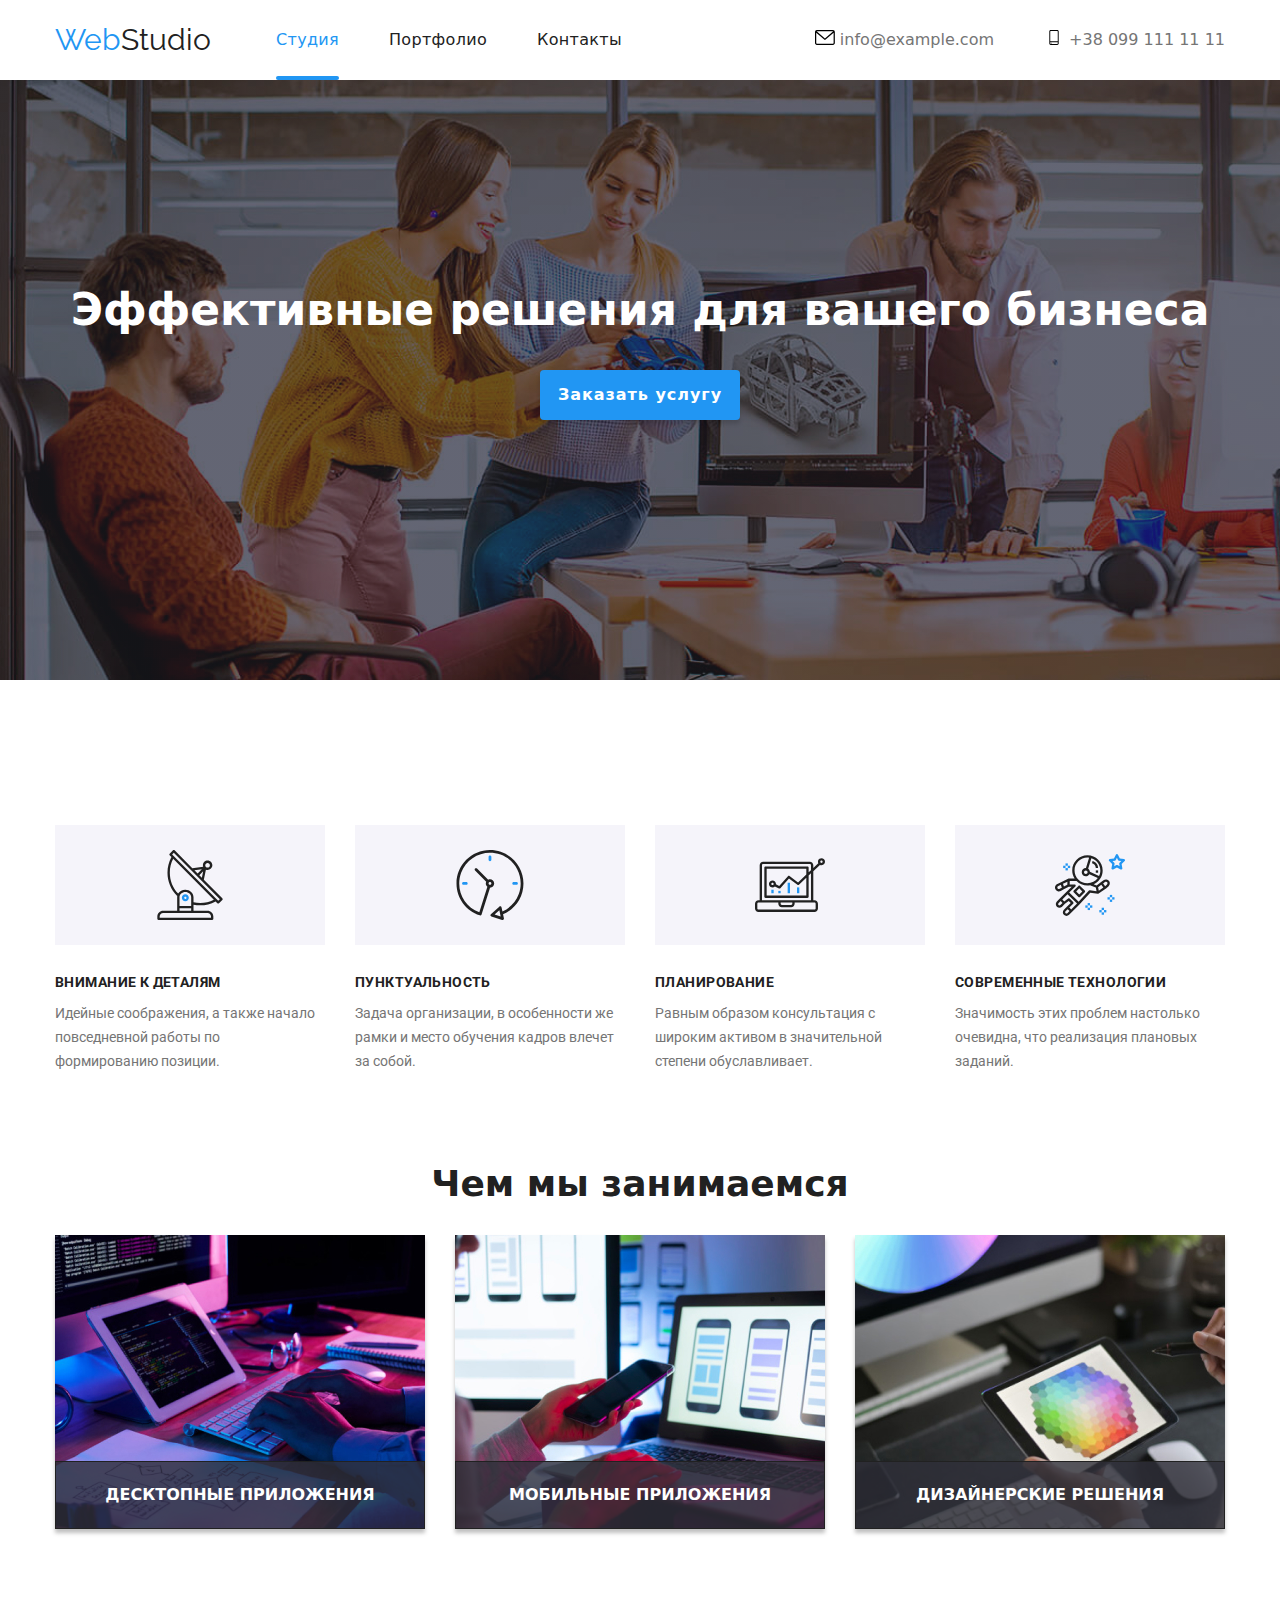
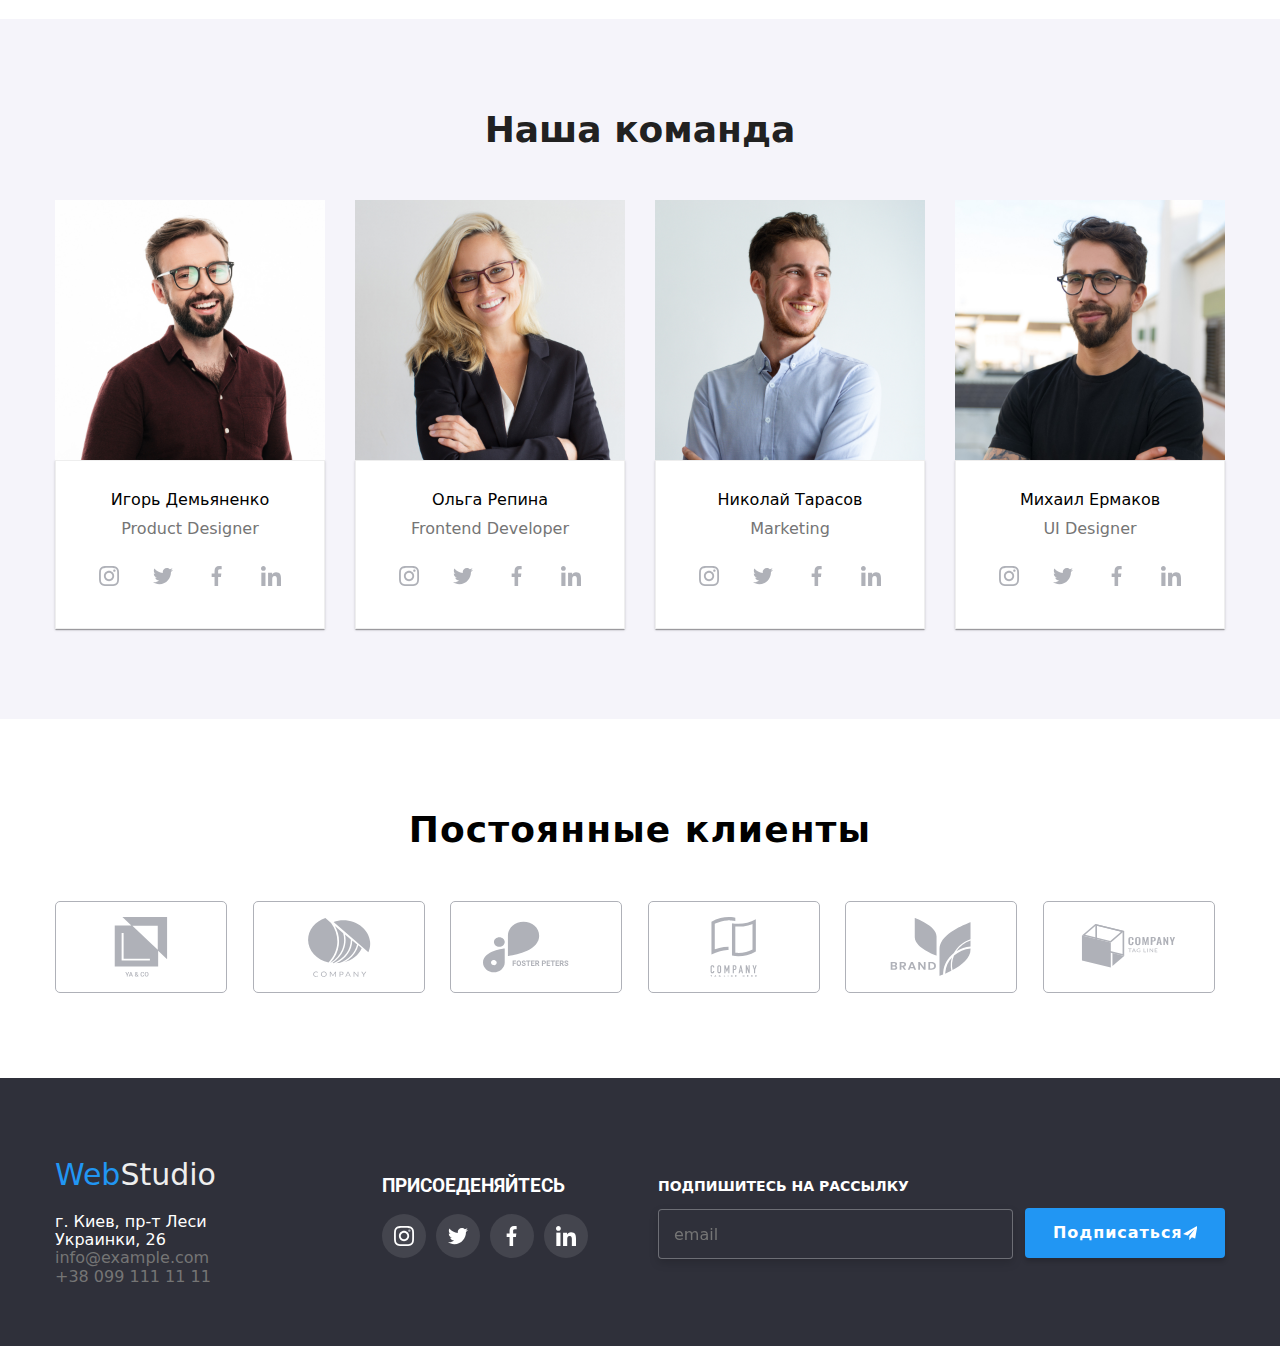
<file: index.html>
<!DOCTYPE html>
<html lang="en">

<head>
  <meta charset="UTF-8">
  <meta http-equiv="X-UA-Compatible" content="IE=edge">
  <meta name="viewport" content="width=device-width, initial-scale=1.0">
  <title>Document</title>
  <link href="https://fonts.googleapis.com/css2?family=Roboto:wght@400;500;700&display=swap" rel="stylesheet">
  <link href="https://fonts.googleapis.com/css2?family=Raleway:wght@700&display=swap" rel="stylesheet">
  <!-- <link rel="stylesheet" href="./css/styles.css"> -->
  <link rel="stylesheet" href="./css/main.min.css">
  <link rel="stylesheet" href="https://cdnjs.cloudflare.com/ajax/libs/modern-normalize/1.1.0/modern-normalize.min.css">
</head>

<!--шапка сайта-->

<body>

  <header class="container">
    <div class="header">
      <a href="./index.html" class="header-logo">
        <span class="header-logo_accent">Web</span>Studio
      </a>

      <nav>
        <ul class="nav-list">
          <li class="nav-list_item">
            <a href="./index.html" class="nav-list-link nav-list-link_current">Студия
            </a>
          </li>
          <li class="nav-list_item">
            <a href="./portfolio.html" class="site-nav-link">Портфолио
            </a>
          </li>
          <li class="nav-list_item">
            <a href="" class="site-nav-link">Контакты
            </a>
          </li>
        </ul>
      </nav>

      <ul class="header-inform">
        <li class="header-inform_item">
          <a href="" class="header-inform_link">
            <svg class="header-inform_link-icon">
              <use href="./images/sprite.svg#icon-envelope"></use>
            </svg>
            info@example.com
          </a>
        </li>

        <li class="header-inform_item">
          <a href="" class="header-inform_link">
            <svg class="header-inform_link-icon">
              <use href="./images/sprite.svg#icon-smartphone"></use>
            </svg>
            +38 099 111 11 11
          </a>
        </li>
      </ul>
    </div>
  </header>

  <main>

    <!--MAIN-->

    <section class="main-section">
      <div class="container">
        <div class="main-section_content">
          <h1 class="main-section_tittle">Эффективные решения для вашего бизнеса</h1>
          <button type="button" class="text-button btn" data-modal-open>
            Заказать услугу
          </button>
        </div>
      </div>
    </section>

    <!--FEATURES -->

    <section>
      <div class="container">
        <ul class="features-list">

          <li class="features-list_item">
            <div class="features-list_box">
              <svg class="features-list_icon">
                <use href="./images/sprite.svg#icon-antenna-1"></use>
              </svg>
            </div>

            <h3 class="features-list_title">Внимание к деталям</h3>
            <p class="features-list_subtitle">Идейные соображения, а также начало повседневной работы по формированию
              позиции.
            </p>
          </li>

          <li class="features-list_item">
            <div class="features-list_box">
              <svg class="features-list_icon">
                <use href="./images/sprite.svg#icon-clock-1"></use>
              </svg>
            </div>

            <h3 class="features-list_title">Пунктуальность</h3>
            <p class="features-list_subtitle">Задача организации, в особенности же рамки и место обучения кадров влечет
              за собой.
            </p>
          </li>

          <li class="features-list_item">
            <div class="features-list_box">
              <svg class="features-list_icon">
                <use href="./images/sprite.svg#icon-diagram-1"></use>
              </svg>
            </div>

            <h3 class="features-list_title">Планирование</h3>
            <p class="features-list_subtitle">Равным образом консультация с широким активом в значительной степени
              обуславливает.
            </p>
          </li>

          <li class="features-list_item">
            <div class="features-list_box">
              <svg class="features-list_icon">
                <use href="./images/sprite.svg#icon-astronaut-1"></use>
              </svg>
            </div>

            <h3 class="features-list_title">Современные технологии</h3>
            <p class="features-list_subtitle">Значимость этих проблем настолько очевидна, что реализация плановых
              заданий.</p>
          </li>
        </ul>
      </div>
    </section>

    <!--SECTION-PRODUCT-->

    <section class="section-product">
      <div class="container">
        <h2 class="section-product_title">Чем мы занимаемся</h2>

        <ul class="product-list">

          <li>
            <div class="product-thumb">
              <img src="./images/work1.jpg" alt="writing code" width="370" />
              <p class="product-thumb-descript">Десктопные приложения </p>
            </div>
          </li>


          <li>
            <div class="product-thumb">
              <img src="./images/look.jpg" alt="cheking" width="370" />
              <p class="product-thumb-descript">Мобильные приложения</p>
            </div>
          </li>

          <li>
            <div class="product-thumb">
              <img src="./images/desing.jpg" alt="do art" width="370" />
              <p class="product-thumb-descript"> Дизайнерские решения</p>
            </div>
          </li>

        </ul>
      </div>
    </section>

    <!--team-->

    <section class="section-team">
      <div class="container">

        <h2 class="section-footer">Наша команда</h2>

        <ul class="team-set">
          <li class="team">
            <div class="tumb">
              <img src="./images/person4.jpg" alt="Product Designer" width="270" />
            </div>
            <div class="team-tumb">
              <p class="section-roll">Игорь Демьяненко</p>
              <p class="section-indent">Product Designer</p>

              <ul class="team-flex">
                <li>
                  <a href="" class="team-link">
                    <svg class="team-icon-link" widht="20" height="20">
                      <use href="./images/sprite.svg#icon-instagram-2"></use>
                    </svg>
                  </a>
                </li>

                <li>
                  <a href="" class="team-link">
                    <svg class="team-icon-link" widht="20" height="20">
                      <use href="./images/sprite.svg#icon-Group"></use>
                    </svg>
                  </a>
                </li>

                <li>
                  <a href="" class="team-link">
                    <svg class="team-icon-link" widht="20" height="20">
                      <use href="./images/sprite.svg#icon-Vector"></use>
                    </svg>
                  </a>
                </li>

                <li>
                  <a href="" class="team-link">
                    <svg class="team-icon-link" widht="20" height="20">
                      <use href="./images/sprite.svg#icon-linkedin-1"></use>
                    </svg>
                  </a>
                </li>
              </ul>
            </div>
          </li>

          <li class="team">
            <div class="tumb">
              <img src="./images/person2.jpg" alt="Frontend Developer" width="270" />
            </div>
            <div class="team-tumb">
              <p class="section-roll">Ольга Репина</p>
              <p class="section-indent">Frontend Developer</p>

              <ul class="team-flex">
                <li>
                  <a href="" class="team-link">
                    <svg class="team-icon-link" widht="20" height="20">
                      <use href="./images/sprite.svg#icon-instagram-2"></use>
                    </svg>
                  </a>
                </li>

                <li>
                  <a href="" class="team-link">
                    <svg class="team-icon-link" widht="20" height="20">
                      <use href="./images/sprite.svg#icon-Group"></use>
                    </svg>
                  </a>
                </li>

                <li>
                  <a href="" class="team-link">
                    <svg class="team-icon-link" widht="20" height="20">
                      <use href="./images/sprite.svg#icon-Vector"></use>
                    </svg>
                  </a>
                </li>

                <li>
                  <a href="" class="team-link">
                    <svg class="team-icon-link" widht="20" height="20">
                      <use href="./images/sprite.svg#icon-linkedin-1"></use>
                    </svg>
                  </a>
                </li>
              </ul>
            </div>
          </li>

          <li class="team">
            <div class="tumb">
              <img src="./images/person3.jpg" alt="Marketing" width="270" />
            </div>
            <div class="team-tumb">
              <p class="section-roll">Николай Тарасов</p>
              <p class="section-indent">Marketing</p>

              <ul class="team-flex">
                <li>
                  <a href="" class="team-link">
                    <svg class="team-icon-link" widht="20" height="20">
                      <use href="./images/sprite.svg#icon-instagram-2"></use>
                    </svg>
                  </a>
                </li>

                <li>
                  <a href="" class="team-link">
                    <svg class="team-icon-link" widht="20" height="20">
                      <use href="./images/sprite.svg#icon-Group"></use>
                    </svg>
                  </a>
                </li>

                <li>
                  <a href="" class="team-link">
                    <svg class="team-icon-link" widht="20" height="20">
                      <use href="./images/sprite.svg#icon-Vector"></use>
                    </svg>
                  </a>
                </li>

                <li>
                  <a href="" class="team-link">
                    <svg class="team-icon-link" widht="20" height="20">
                      <use href="./images/sprite.svg#icon-linkedin-1"></use>
                    </svg>
                  </a>
                </li>
              </ul>
            </div>
          </li>

          <li class="team">
            <div class="tumb">
              <img src="./images/person1.jpg" alt="UI Designer" width="270" />
            </div>
            <div class="team-tumb">
              <p class="section-roll">Михаил Ермаков</p>
              <p class="section-indent">UI Designer</p>

              <ul class="team-flex">
                <li>
                  <a href="" class="team-link">
                    <svg class="team-icon-link" widht="20" height="20">
                      <use href="./images/sprite.svg#icon-instagram-2"></use>
                    </svg>
                  </a>
                </li>

                <li>
                  <a href="" class="team-link">
                    <svg class="team-icon-link" widht="20" height="20">
                      <use href="./images/sprite.svg#icon-Group"></use>
                    </svg>
                  </a>
                </li>

                <li>
                  <a href="" class="team-link">
                    <svg class="team-icon-link" widht="20" height="20">
                      <use href="./images/sprite.svg#icon-Vector"></use>
                    </svg>
                  </a>
                </li>

                <li>
                  <a href="" class="team-link">
                    <svg class="team-icon-link" widht="20" height="20">
                      <use href="./images/sprite.svg#icon-linkedin-1"></use>
                    </svg>
                  </a>
                </li>
              </ul>
            </div>
        </ul>
      </div>
    </section>

    <!--Clients-->

    <section>

      <div class="container">
        <div class="clients">
          <p class="clients-title">Постоянные клиенты</p>
        </div>

        <ul class="clients-list">
          <li class="clients-list_item">
            <a href="" class="client-list_link">
              <svg class="client-list_icon">
                <use href="./images/sprite.svg#icon-group-1"></use>
              </svg>
            </a>
          </li>

          <li class="clients-list_item">
            <a href="" class="client-list_link">
              <svg class="client-list_icon">
                <use href="./images/sprite.svg#icon-group-2"></use>
              </svg>
            </a>
          </li>

          <li class="clients-list_item">
            <a href="" class="client-list_link">
              <svg class="client-list_icon">
                <use href="./images/sprite.svg#icon-group-3"></use>
              </svg>
            </a>
          </li>

          <li class="clients-list_item">
            <a href="" class="client-list_link">
              <svg class="client-list_icon">
                <use href="./images/sprite.svg#icon-group"></use>
              </svg>
            </a>
          </li>

          <li class="clients-list_item">
            <a href="" class="client-list_link">
              <svg class="client-list_icon">
                <use href="./images/sprite.svg#icon-group-5"></use>
              </svg>
            </a>
          </li>

          <li class="clients-list_item">
            <a href="" class="client-list_link">
              <svg class="client-list_icon">
                <use href="./images/sprite.svg#icon-Logo-6"></use>
              </svg>
            </a>
          </li>
        </ul>
      </div>

    </section>
  </main>

  <!--футер сайта-->

  <footer class="footer">
    <div class="container">
      <div class="footer-container">

        <div>
          <p class="footer-logo">
            <span class="header-logo_accent">Web</span>Studio
          </p>

          <address class=" address">
            <ul>
              <li class="footer-adress">г. Киев, пр-т Леси Украинки, 26</li>
              <li class="footer-contact">info@example.com</li>
              <li class="footer-contact">+38 099 111 11 11</li>
            </ul>
          </address>
        </div>

        <div class="join-box">
          <h3 class="join-box_title"> Присоеденяйтесь </h3>
          <ul class="join-box_list">
            <li class="join-box_item">
              <a href="" class="join-box_link">
                <svg class="join-box_icon" widht="20" height="20">
                  <use href="./images/sprite.svg#icon-instagram-2"></use>
                </svg>
              </a>
            </li>

            <li class="join-box_item">
              <a href="" class="join-box_link">
                <svg class="join-box_icon" widht="20" height="20">
                  <use href="./images/sprite.svg#icon-Group"></use>
                </svg>
              </a>
            </li>

            <li class="join-box_item">
              <a href="" class="join-box_link">
                <svg class="join-box_icon" widht="20" height="20">
                  <use href="./images/sprite.svg#icon-Vector"></use>
                </svg>
              </a>
            </li>

            <li class="join-box_item">
              <a href="" class="join-box_link">
                <svg class="join-box_icon" widht="20" height="20">
                  <use href="./images/sprite.svg#icon-linkedin-1"></use>
                </svg>
              </a>
            </li>
          </ul>
        </div>

        <div class="footer-mailing">
          <p class="footer-mailing_text">Подпишитесь на рассылку</p>
          <label for="email" class="footer-mailing_label"></label>
          <div class="form-box">
            <input type="email" name="email" id="email" class="footer-input" placeholder="email" />
          </div>
        </div>
        <button type="submit" class="footer-sumbmit btn">
          Подписаться
          <svg class="join-box_icon" widht="20" height="20">
            <use href="./images/send.svg#icon-icon-send"></use>
          </svg>
        </button>

      </div>
    </div>
    </div>
  </footer>

  <!-- MODAL WINDOW -->

  <div class="backdrop is-hidden" data-modal>
    <div class="modal">
      <div class="modal-container">
        <!-- form -->
        <p class="form-request">Оставьте свои данные, мы вам перезвоним</p>

        <form autocomplete="on" class="form">
          <div class="form-element">
            <label for="name" class="form-label">Имя</label>
            <div class="form-box">
              <input type="text" name="user-name" id="name" class="form-input" autofocus />

              <svg class="form-icon">
                <use href="./images/icon.svg.svg#icon-contact"></use>
              </svg>

            </div>

            <label for="tel" class="form-label">Телефон</label>
            <div class="form-box">
              <input type="tel" name="tel" id="tel" class="form-input" />
              <svg class="form-icon">
                <use href="./images/icon.svg.svg#icon-phone"></use>
              </svg>
            </div>


            <label for="email" class="form-label">Почта</label>
            <div class="form-box">
              <input type="email" name="email" id="email" class="form-input" />
              <svg class="form-icon">
                <use href="./images/icon.svg.svg#icon-post"></use>
              </svg>
            </div>


            <label for="comment" class="form-textarea">Коментарий</label>
            <textarea name="comment" id="comment" rows="10" placeholder="Введите текст" class="form-comment"></textarea>

            <div class="form-box">
              <input type="checkbox" value="license" id="license" class="checkbox visually-hidden" />
              <label for="license" class="license">
                <span class="check-icon-box">
                  <svg class="check-icon">
                    <use href="./images/check-icon.svg#icon-check-icon"></use>
                  </svg>
                </span>

                <span class="license-text">
                  Соглашаюсь с рассылкой и принимаю
                  <a href="" class="license-link">
                    Условия договора
                  </a>
                </span>
              </label>
            </div>

          </div>
          <button type="submit" class="modal-send btn">Отправить</button>
        </form>


        <button class="close" data-modal-close>
          <svg class="modal-close">
            <use href="./images/close.svg#icon-close-X"></use>
          </svg>
        </button>


      </div>
    </div>
  </div>

  <script src="./js/modal.js"></script>
</body>

</html>
</file>
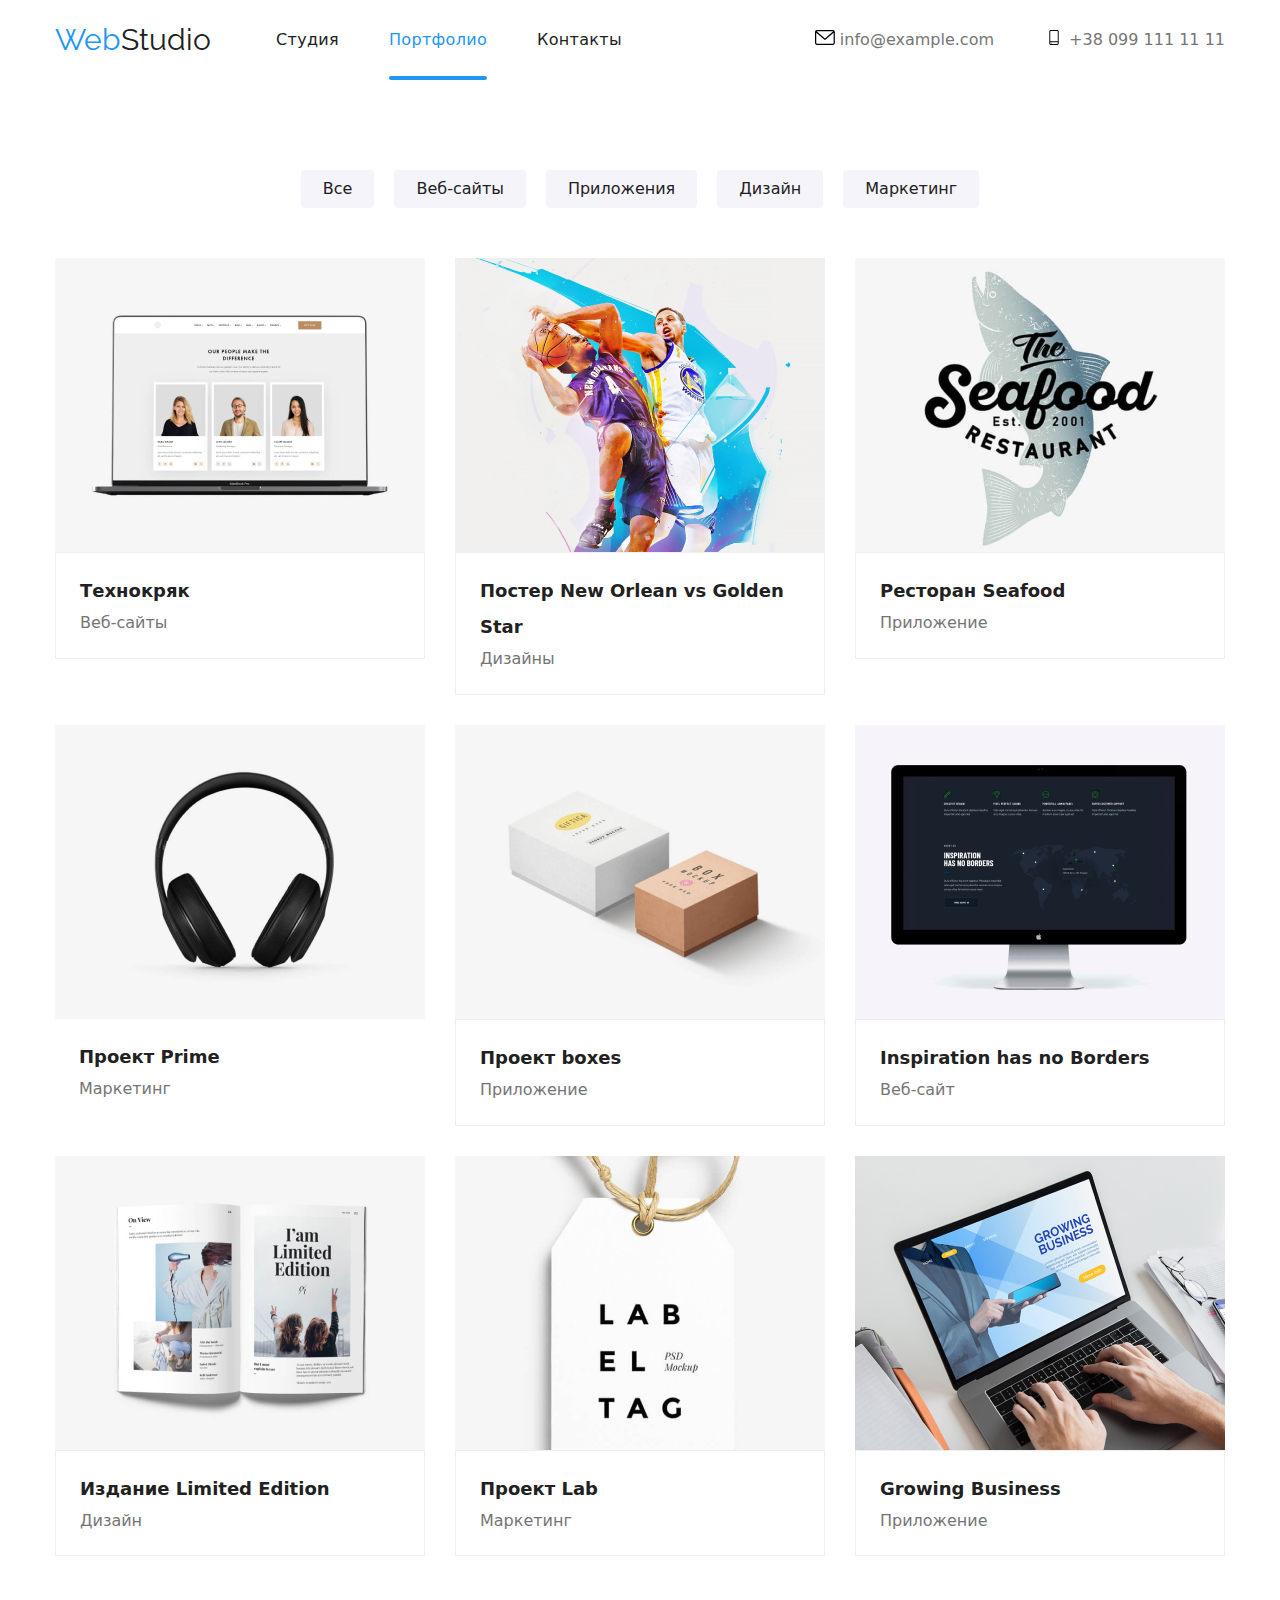
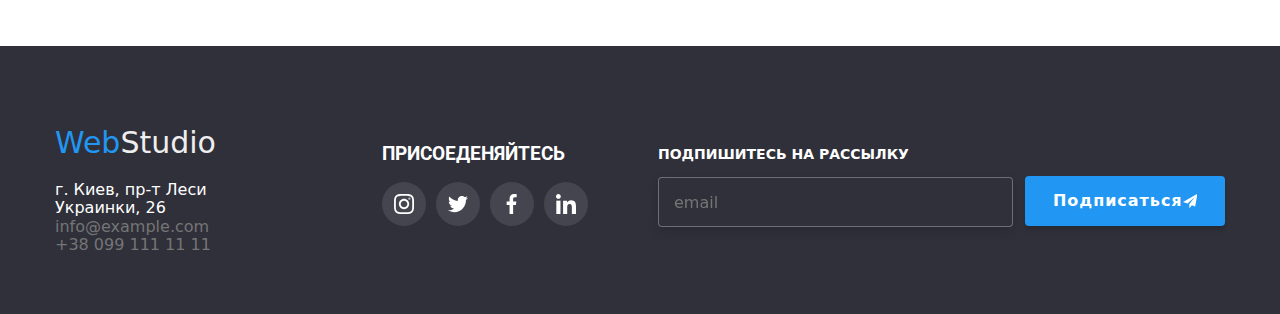
<file: portfolio.html>
<!DOCTYPE html>
<html lang="en">

<head>
  <meta charset="UTF-8">
  <meta http-equiv="X-UA-Compatible" content="IE=edge">
  <meta name="viewport" content="width=device-width, initial-scale=1.0">
  <link rel="stylesheet" href="./css/main.min.css">
  <title>Document</title>
  <link href="https://fonts.googleapis.com/css2?family=Roboto:wght@400;500;700&display=swap" rel="stylesheet">
  <link href="https://fonts.googleapis.com/css2?family=Raleway:wght@700&display=swap" rel="stylesheet">
  <link rel="stylesheet" href="https://cdnjs.cloudflare.com/ajax/libs/modern-normalize/1.1.0/modern-normalize.min.css">
</head>

<!--body of ws-->

<body>
  <header class="container">
    <div class="header">
      <a href="./index.html" class="header-logo">
        <span class="header-logo_accent">Web</span>Studio
      </a>
      <nav>
        <ul class="nav-list">
          <li class="nav-list_item">
            <a href="./index.html" class="site-nav-link">Студия</a>
          </li>
          <li class="nav-list_item">
            <a href="./portfolio.html" class="nav-list-link nav-list-link_current">Портфолио</a>
          </li>
          <li class="nav-list_item">
            <a href="" class="site-nav-link">Контакты </a>
          </li>
        </ul>
      </nav>

      <ul class="header-inform">
        <li class="header-inform_item">
          <a href="" class="header-inform_link">
            <svg class="header-inform_link-icon">
              <use href="./images/sprite.svg#icon-envelope"></use>
            </svg>
            info@example.com
          </a>
        </li>

        <li class="header-inform_item">
          <a href="" class="header-inform_link">
            <svg class="header-inform_link-icon">
              <use href="./images/sprite.svg#icon-smartphone"></use>
            </svg>
            +38 099 111 11 11
          </a>
        </li>
      </ul>

  </header>

  <main>
    <!--buttons-->

    <ul class="buttons">
      <li class="item">
        <button type="button" class="button-item btn">Все</button>
      </li>
      <li class="item">
        <button type="button" class="button-item btn">Веб-сайты</button>
      </li>
      <li class="item">
        <button type="button" class="button-item btn">Приложения</button>
      </li>
      <li class="item">
        <button type="button" class="button-item btn">Дизайн</button>
      </li>
      <li class="item">
        <button type="button" class="button-item btn">Маркетинг</button>
      </li>
    </ul>


    <section class="applications">
      <!--images-->
      <div class="container">
        <ul class="applications-list">

          <li class="applications-list_item">
            <div class="applications-list_item-wrapper">
              <img src="./images/img (1).jpg" alt="технокряк" width="370">

              <div class="applications-list_item-overlay">
                Lorem ipsum dolor sit amet consectetur adipisicing elit. Officia molestiae blanditiis nihil ratione
                animi magnam sunt deleniti quisquam incidunt, iusto id magni iure velit provident facere explicabo
                reiciendis esse cupiditate.
              </div>
            </div>

            <div class="applications-list_item-descrip">
              <p class="applications-list_item-title">Технокряк</p>
              <p class="applications-list_item-subtitle">Веб-сайты</p>
            </div>
          </li>

          <li class="applications-list_item">
            <div class="applications-list_item-wrapper">
              <img src="./images/img.jpg" alt="постер" width="370">

              <div class="applications-list_item-overlay">
                Lorem ipsum dolor sit amet consectetur adipisicing elit. Officia molestiae blanditiis nihil ratione
                animi magnam sunt deleniti quisquam incidunt, iusto id magni iure velit provident facere explicabo
                reiciendis esse cupiditate.
              </div>
            </div>

            <div class="applications-list_item-descrip">
              <p class="applications-list_item-title">Постер New Orlean vs Golden Star</p>
              <p class="applications-list_item-subtitle">Дизайны</p>
            </div>
          </li>

          <li class="applications-list_item">
            <div class="applications-list_item-wrapper">
              <img src="./images/img (2).jpg" alt="ресторан" width="370">
              <div class="applications-list_item-overlay">
                Lorem ipsum dolor sit amet consectetur adipisicing elit. Officia molestiae blanditiis nihil ratione
                animi magnam sunt deleniti quisquam incidunt, iusto id magni iure velit provident facere explicabo
                reiciendis esse cupiditate.
              </div>
            </div>
            <div class="applications-list_item-descrip">
              <p class="applications-list_item-title">Ресторан Seafood</p>
              <p class="applications-list_item-subtitle">Приложение</2>
            </div>
          </li>

          <li class="applications-list_item">
            <div class="applications-list_item-wrapper">
              <img src="./images/img (3).jpg" alt="проект прайм" width="370">
              <div class="applications-list_item-overlay">
                Lorem ipsum dolor sit amet consectetur adipisicing elit. Officia molestiae blanditiis nihil ratione
                animi magnam sunt deleniti quisquam incidunt, iusto id magni iure velit provident facere explicabo
                reiciendis esse cupiditate.
              </div>
            </div>
            <div>
              <p class="applications-list_item-title">Проект Prime</p>
              <p class="applications-list_item-subtitle">Маркетинг</2>
            </div>
          </li>

          <li class="applications-list_item">
            <div class="applications-list_item-wrapper">
              <img src="./images/img (4).jpg" alt="проект boxes" width="370">
              <div class="applications-list_item-overlay">
                Lorem ipsum dolor sit amet consectetur adipisicing elit. Officia molestiae blanditiis nihil ratione
                animi magnam sunt deleniti quisquam incidunt, iusto id magni iure velit provident facere explicabo
                reiciendis esse cupiditate.
              </div>
            </div>
            <div class="applications-list_item-descrip">
              <p class="applications-list_item-title">Проект boxes</p>
              <p class="applications-list_item-subtitle">Приложение</2>
            </div>
          </li>

          <li class="applications-list_item">
            <div class="applications-list_item-wrapper">
              <img src="./images/img (5).jpg" alt="компьютер" width="370">
              <div class="applications-list_item-overlay">
                Lorem ipsum dolor sit amet consectetur adipisicing elit. Officia molestiae blanditiis nihil ratione
                animi magnam sunt deleniti quisquam incidunt, iusto id magni iure velit provident facere explicabo
                reiciendis esse cupiditate.
              </div>
            </div>

            <div class="applications-list_item-descrip">
              <p class="applications-list_item-title">Inspiration has no Borders</p>
              <p class="applications-list_item-subtitle">Веб-сайт</2>
            </div>
          </li>

          <li class="applications-list_item">
            <div class="applications-list_item-wrapper">
              <img src="./images/img (6).jpg" alt="издание" width="370">
              <div class="applications-list_item-overlay">
                Lorem ipsum dolor sit amet consectetur adipisicing elit. Officia molestiae blanditiis nihil ratione
                animi magnam sunt deleniti quisquam incidunt, iusto id magni iure velit provident facere explicabo
                reiciendis esse cupiditate.
              </div>
            </div>
            <div class="applications-list_item-descrip">
              <p class="applications-list_item-title">Издание Limited Edition</p>
              <p class="applications-list_item-subtitle">Дизайн</p>
            </div>

          </li>

          <li class="applications-list_item">
            <div class="applications-list_item-wrapper">
              <img src="./images/img (7).jpg" alt="проект Lab" width="370">
              <div class="applications-list_item-overlay">
                Lorem ipsum dolor sit amet consectetur adipisicing elit. Officia molestiae blanditiis nihil ratione
                animi magnam sunt deleniti quisquam incidunt, iusto id magni iure velit provident facere explicabo
                reiciendis esse cupiditate.
              </div>
            </div>

            <div class="applications-list_item-descrip">
              <p class="applications-list_item-title">Проект Lab</p>
              <p class="applications-list_item-subtitle">Маркетинг</p>
            </div>
          </li>

          <li class="applications-list_item">
            <div class="applications-list_item-wrapper">
              <img src="./images/img (8).jpg" alt="бизнес" width="370">
              <div class="applications-list_item-overlay">
                Lorem ipsum dolor sit amet consectetur adipisicing elit. Officia molestiae blanditiis nihil ratione
                animi magnam sunt deleniti quisquam incidunt, iusto id magni iure velit provident facere explicabo
                reiciendis esse cupiditate.
              </div>
            </div>

            <div class="applications-list_item-descrip">
              <p class="applications-list_item-title">Growing Business</p>
              <p class="applications-list_item-subtitle">Приложение</p>
            </div>
          </li>

    </section>
    </div>
    </ul>
  </main>
  <!-- footer -->
  <footer class="footer">
    <div class="container">
      <div class="footer-container">

        <div>
          <p class="footer-logo">
            <span class="header-logo_accent">Web</span>Studio
          </p>

          <address class=" address">
            <ul>
              <li class="footer-adress">г. Киев, пр-т Леси Украинки, 26</li>
              <li class="footer-contact">info@example.com</li>
              <li class="footer-contact">+38 099 111 11 11</li>
            </ul>
          </address>
        </div>

        <div class="join-box">
          <h3 class="join-box_title"> Присоеденяйтесь </h3>
          <ul class="join-box_list">
            <li class="join-box_item">
              <a href="" class="join-box_link">
                <svg class="join-box_icon" widht="20" height="20">
                  <use href="./images/sprite.svg#icon-instagram-2"></use>
                </svg>
              </a>
            </li>

            <li class="join-box_item">
              <a href="" class="join-box_link">
                <svg class="join-box_icon" widht="20" height="20">
                  <use href="./images/sprite.svg#icon-Group"></use>
                </svg>
              </a>
            </li>

            <li class="join-box_item">
              <a href="" class="join-box_link">
                <svg class="join-box_icon" widht="20" height="20">
                  <use href="./images/sprite.svg#icon-Vector"></use>
                </svg>
              </a>
            </li>

            <li class="join-box_item">
              <a href="" class="join-box_link">
                <svg class="join-box_icon" widht="20" height="20">
                  <use href="./images/sprite.svg#icon-linkedin-1"></use>
                </svg>
              </a>
            </li>
          </ul>
        </div>

        <div class="footer-mailing">
          <p class="footer-mailing_text">Подпишитесь на рассылку</p>
          <label for="email" class="footer-mailing_label"></label>
          <div class="form-box">
            <input type="email" name="email" id="email" class="footer-input" placeholder="email" />
          </div>
        </div>
        <button type="submit" class="footer-sumbmit btn">
          Подписаться
          <svg class="join-box_icon" widht="20" height="20">
            <use href="./images/send.svg#icon-icon-send"></use>
          </svg>
        </button>

      </div>
    </div>
    </div>
  </footer>
</body>
</html>
</file>
<file: css/main.min.css>
*,*::before,*::after{box-sizing:border-box}h1,h2,h3,h4,h5,h6,p{margin:0}ul{list-style:none;padding:0px;margin:0}a{text-decoration:none}img{display:block;max-width:100%}.header{background-color:#fff;display:flex;align-items:center;height:80px}.header-logo{font-family:Raleway;text-decoration:none;font-size:30px;color:#212121;margin-right:15px}.header-logo_accent{color:#2196f3}.nav-list{font-size:16px;font-weight:500;line-height:16px;letter-spacing:.02em;display:flex;justify-content:space-between;margin-left:50px}.nav-list_item:not(:last-child){margin-right:50px}.nav-list-link_current{color:#2196f3;position:relative}.nav-list-link_current::after{content:"";position:absolute;top:46px;left:0;width:100%;height:4px;color:#212121;background:#2196f3;border-radius:2px}.header-inform{display:flex;margin-left:auto;font-size:16px}.header-inform_link{color:#757575}.header-inform_link:hover{color:#2196f3;fill:#2196f3;transition-property:fill color;transition-duration:250ms;transition-timing-function:cubic-bezier(0.4, 0, 0.2, 1)}.header-inform_item:not(:last-child){margin-right:50px}.header-inform_link-icon{width:20px;height:15px}.site-nav-link{color:#212121}.site-nav-link:hover{color:#2196f3;transition-property:color;transition-duration:250ms;transition-timing-function:cubic-bezier(0.4, 0, 0.2, 1)}.body{color:#212121;font-family:Roboto,sans-serif;background-color:#fff;font-weight:400;line-height:1.71;font-size:14px;font-style:normal;letter-spacing:.03em}.container{width:1200px;padding-left:15px;padding-right:15px;margin-left:auto;margin-right:auto}.main-section{max-width:1600px;height:600px;text-align:center;margin-left:auto;margin-right:auto;background-image:linear-gradient(to right, rgba(47, 48, 58, 0.4), rgba(47, 48, 58, 0.4)),url(../images/bg-img.jpg);background-repeat:repeat;background-size:cover}.main-section_content{padding-top:200px;padding-bottom:20px}.main-section_tittle{font-weight:900;font-size:44px;line-height:1.36;color:#fff;margin-top:0px;margin-bottom:30px}.btn{border:0px;cursor:pointer;border-radius:4px;margin:0px;padding:0px}.text-button{font-weight:700;font-size:16px;line-height:30px;letter-spacing:.06em;background-color:#2196f3;color:#fff;width:200px;height:50px;box-shadow:0px 4px 4px rgba(0,0,0,.15)}.buttons{display:flex;justify-content:center;padding-top:90px}.button-item{margin:0 10px;padding:6px 22px;cursor:pointer;font-size:16px;font-weight:500;line-height:26px;background-color:#f5f4fa;color:#212121;transition-property:background-color color;transition-duration:250ms;transition-timing-function:cubic-bezier(0.4, 0, 0.2, 1)}.button-item:hover{background-color:#2196f3;color:#fff;box-shadow:0px 2px 1px -1px rgba(0,0,0,.2),0px 1px 1px 0px rgba(0,0,0,.14),0px 1px 3px 0px rgba(0,0,0,.12)}.features-list{display:flex;justify-content:space-between;margin-top:95px;padding-top:50px}.features-list_item:not(:last-child){margin-right:30px}.features-list_box{width:270px;height:120px;background-color:#f5f4fa;text-align:center;padding-top:25px}.features-list_icon{display:inline-block;width:70px;height:70px}.features-list_title{font-family:"Roboto";font-style:normal;font-weight:700;font-size:14px;line-height:16px;text-transform:uppercase;line-height:1.14;letter-spacing:.03em;color:#212121;padding-left:15px;padding-top:30px}.features-list_title:not(:last-child){padding-left:0}.features-list_subtitle{font-family:"Roboto";font-style:normal;font-weight:400;font-size:14px;line-height:24px;color:#757575;padding-top:10px}.section-product{padding-bottom:90px;padding-top:90px}.section-product_title{font-weight:700;font-size:36px;line-height:1.16;text-align:center;color:#212121;padding-bottom:30px}.product-list{display:flex;justify-content:space-between}.product-thumb{position:relative;box-shadow:0px 4px 4px rgba(0,0,0,.25)}.product-thumb-descript{width:100%;position:absolute;bottom:0px;text-transform:uppercase;font-weight:700;line-height:16px;text-align:center;padding-top:25px;padding-bottom:25px;color:#fff;background:rgba(47,48,58,.8);border:1px solid #212121}.section-team{background-color:#f5f4fa}.team-set{display:flex;justify-content:space-between;padding-bottom:90px}.team-link{align-items:center;display:flex;width:44px;height:44px;border-radius:50%;transition-property:background-color;transition-duration:250ms;transition-timing-function:cubic-bezier(0.4, 0, 0.2, 1)}.team-link:hover{background-color:#2196f3}.team-icon-link{fill:#afb1b8;transition-property:fill;transition-duration:250ms;transition-timing-function:cubic-bezier(0.4, 0, 0.2, 1)}.team-link:hover .team-icon-link{fill:#fff}.team-tumb{padding:30px;text-align:center;background-color:#fff;border:1px solid #eee;justify-content:space-between;box-shadow:0px 2px 1px -1px rgba(0,0,0,.2),0px 1px 1px 0px rgba(0,0,0,.14),0px 1px 3px 0px rgba(0,0,0,.12)}.team-flex{display:flex;width:206px;justify-content:space-between;margin-left:auto;margin-right:auto;padding-top:15px}.section-footer{font-weight:700;font-size:36px;line-height:1.16;text-align:center;color:#212121;padding-top:90px;padding-bottom:50px}.section-roll{font-weight:500;font-size:16px;line-height:1.18}.section-indent{color:#757575;font-size:16px;line-height:1.18;padding-top:10px}.clients{text-align:center;font-size:36px;font-weight:700;line-height:42px;letter-spacing:.03em;padding-top:90px;padding-bottom:50px}.clients-list{display:flex;justify-content:space-between;padding-bottom:85px}.clients-list_item{border:1px solid #afb1b8;border-radius:5px;padding-left:32px;padding-right:32px;padding-top:15px;padding-bottom:15px;margin-right:10px}.clients-list_item:hover{border-color:#2196f3}.client-list_link{align-items:center;display:flex;width:106px;border-radius:0px}.client-list_icon{fill:#afb1b8;align-items:center;display:flex;width:106px;height:60px;transition-property:fill;transition-duration:250ms;transition-timing-function:cubic-bezier(0.4, 0, 0.2, 1)}.clients-list_item:hover .client-list_icon{fill:#2196f3}.footer{background-color:#2f303a;padding-top:20px}.footer-container{display:flex}.footer-logo{color:#eee;font-size:30px;margin-top:0px;margin-bottom:20px;padding-top:60px}.address{padding-bottom:60px}.footer-adress{color:#fff;font-style:normal}.footer-contact{color:#757575;font-style:normal}.join-box{margin-left:20px;padding-top:80px;padding-left:70px}.join-box_title{color:#fff;font-weight:700;line-height:16px;padding-bottom:20px;font-family:Roboto;text-transform:uppercase}.join-box_list{display:flex;justify-content:space-between}.join-box_item:not(:last-child){margin-right:10px}.join-box_link{align-items:center;display:flex;width:44px;height:44px;border-radius:50%;background-color:rgba(255,255,255,.1);transition-property:background-color;transition-duration:250ms;transition-timing-function:cubic-bezier(0.4, 0, 0.2, 1)}.join-box_link:hover{background:#2196f3}.join-box_icon{fill:#fff}.join-box_link:hover .join-box_icon{fill:#fff}.footer-mailing{display:flex;flex-direction:column;margin-bottom:10px;padding-top:80px;padding-left:70px}.footer-mailing_text{font-weight:700;font-size:14px;line-height:16px;text-transform:uppercase;color:#fff}.footer-mailing_label{margin-bottom:5px;padding-top:10px}.footer-input{display:block;width:355px;height:50px;padding:15px 15px;background-color:#2f303a;border:1px solid rgba(255,255,255,.3);filter:drop-shadow(0px 4px 4px rgba(0, 0, 0, 0.15));border-radius:4px;cursor:pointer;transition:border-color 250ms cubic-bezier(0.4, 0, 0.2, 1);outline:none}.footer-sumbmit{display:flex;width:200px;height:50px;margin-top:110px;margin-left:12px;padding:12px 28px;background:#2196f3;box-shadow:0px 4px 4px rgba(0,0,0,.15);border-radius:4px;font-weight:700;align-items:center;text-align:center;font-size:16px;line-height:30px;letter-spacing:.06em;color:#fff}.check-icon{width:16px;height:16px;fill:#fff}.license .check-icon-box{display:flex;align-items:center;justify-content:center;width:16px;height:16px;border:2px solid #212121;border-radius:2px;margin-right:8px}.license{display:flex;align-items:center}.checkbox:checked+.license .check-icon-box{background-color:#2196f3;border:none}.visually-hidden{position:absolute;width:1px;height:1px;margin:-1px;padding:0;overflow:hidden;border:0;clip:rect(0 0 0 0)}.backdrop{position:fixed;top:0;left:0;width:100%;height:100%;background-color:rgba(0,0,0,.2)}.backdrop.is-hidden{opacity:0;pointer-events:none}.modal{position:absolute;top:50%;left:50%;transform:translate(-50%, -50%);height:580px;width:525px;background-color:#fff}.modal-container{position:relative}.close{position:absolute;top:5px;right:5px;border:1px solid rgba(0,0,0,.1);border-radius:50%;padding:3px 6px;background-color:#fff;cursor:pointer}.modal-close:hover{fill:#2196f3}.close>.modal-close{width:10px;height:10px}.form{width:450px;margin-left:auto;margin-right:auto}.form-element{display:flex;flex-direction:column;margin-bottom:10px}.form-label{margin-bottom:5px;padding-top:10px;line-height:14px;letter-spacing:.01em;color:var(--secondary-text-color)}.form-input{display:block;width:100%;height:40px;padding-left:42px;border:1px solid rgba(33,33,33,.2);border-radius:4px;cursor:pointer;transition:border-color 250ms var(--transition-timing);outline:none}.form-input:hover .form-input:focus{border-color:var(--accent-color)}.form-icon{position:absolute;width:12px;height:12px;top:14px;left:15px;transition:fill 250ms var(--transition-timing)}.form-icon:hover .form-icon:focus{border-color:var(--accent-color)}.form-box{position:relative}.form-request{font-size:20px;font-weight:700;line-height:23px;padding-bottom:20px;padding-top:20px;text-align:center;color:var(--main-text-color)}.form-textarea{margin-bottom:5px;padding-top:10px;line-height:14px;letter-spacing:.01em;color:var(--secondary-text-color);cursor:pointer}.license-text{line-height:24px;color:var(--secondary-text-color)}.license-link{line-height:24px;text-decoration-line:underline;color:var(--accent-color)}.form-comment{resize:none;width:448px;height:120px;padding:12px 16px;margin-bottom:20px;border:1px solid rgba(33,33,33,.2);border-radius:4px;outline:none;cursor:pointer}.form-comment:hover,.form-comment:focus{border-color:var(--accent-color)}.modal-send{width:200px;height:50px;margin-left:auto;margin-right:auto;margin-top:30px;display:block;background-color:var(--accent-color);color:var(--main-bg-color);font-size:16px;line-height:30px;letter-spacing:.06em}.applications{padding:94px,0px;margin-top:50px}.applications-list{display:flex;flex-wrap:wrap;cursor:pointer;margin-right:-30px;margin-bottom:-30px;padding-bottom:90px}.applications-list_item{flex-basis:calc(33.3333333333% - 30px);margin-right:30px;margin-bottom:30px;justify-content:center}.applications-list_item:nth-child(3){margin-right:0px}.applications-list_item:hover{box-shadow:0px 2px 1px -1px rgba(0,0,0,.2),0px 1px 1px 0px rgba(0,0,0,.14),0px 1px 3px 0px rgba(0,0,0,.12)}.applications-list_item:hover .applications-list_item-overlay{opacity:1}.applications-list_item-wrapper{position:relative;overflow:hidden}.applications-list_item-wrapper::before{display:inline-block;content:"";position:absolute;top:0;left:0;width:100%;height:100%;background-color:rgba(33,150,243,.9);opacity:0;transition-property:opacity,transform;transition-duration:250ms;transition-timing-function:cubic-bezier(0.4, 0, 0.2, 1);transform:translateY(100%)}.applications-list_item:hover .applications-list_item-wrapper::before{opacity:1;transform:translateY(0)}.applications-list_item-overlay{position:absolute;top:0;left:0;margin:0;padding:63px 24px;font-style:normal;font-weight:normal;font-size:18px;line-height:1.56;color:#fff;opacity:0;transition-property:opacity;transition-duration:250ms;transition-timing-function:cubic-bezier(0.4, 0, 0.2, 1)}.applications-list_item-title{padding-top:20px;padding-left:24px;text-align:start;font-weight:700;font-size:18px;line-height:2;color:#212121}.applications-list_item-subtitle{padding-bottom:20px;padding-left:24px;text-align:start;font-size:16px;line-height:1.8;color:#757575}.applications-list_item-descrip{border:1px solid #eee;z-index:1000}/*# sourceMappingURL=main.min.css.map */
</file>
